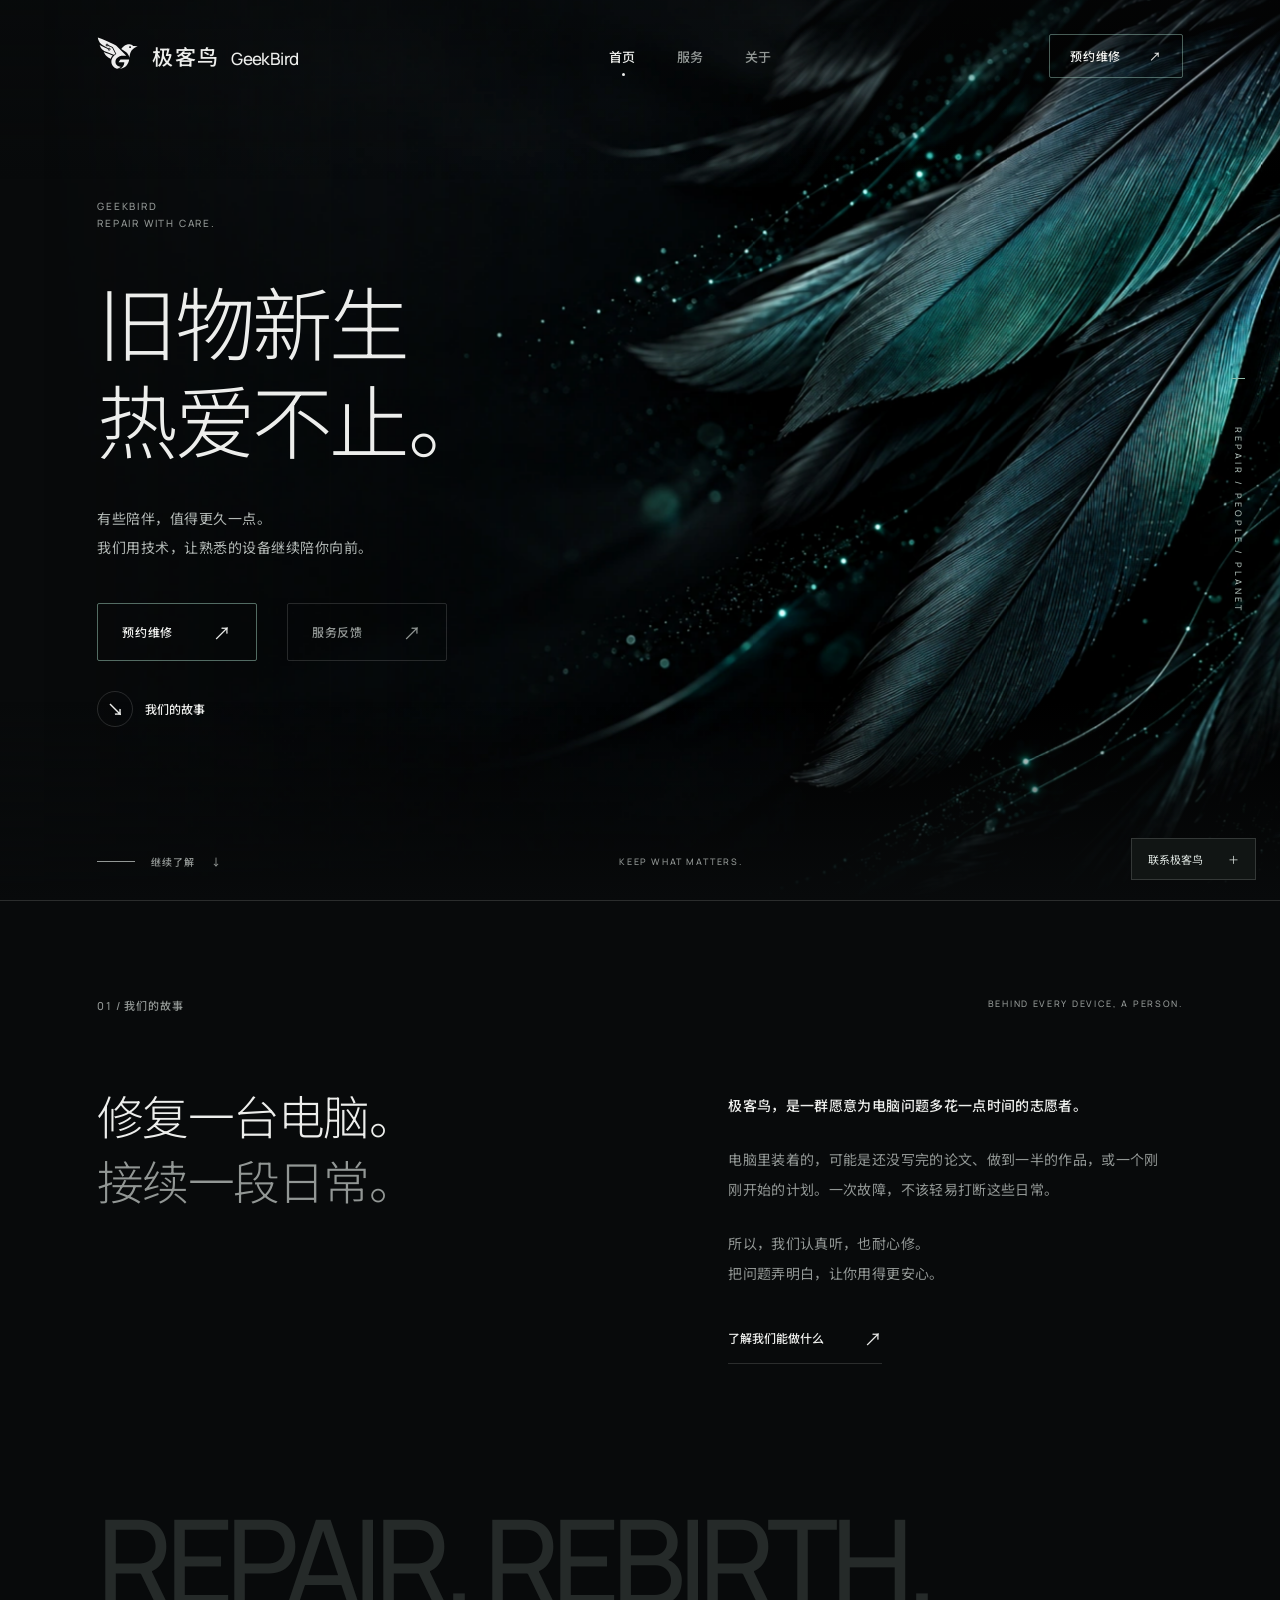
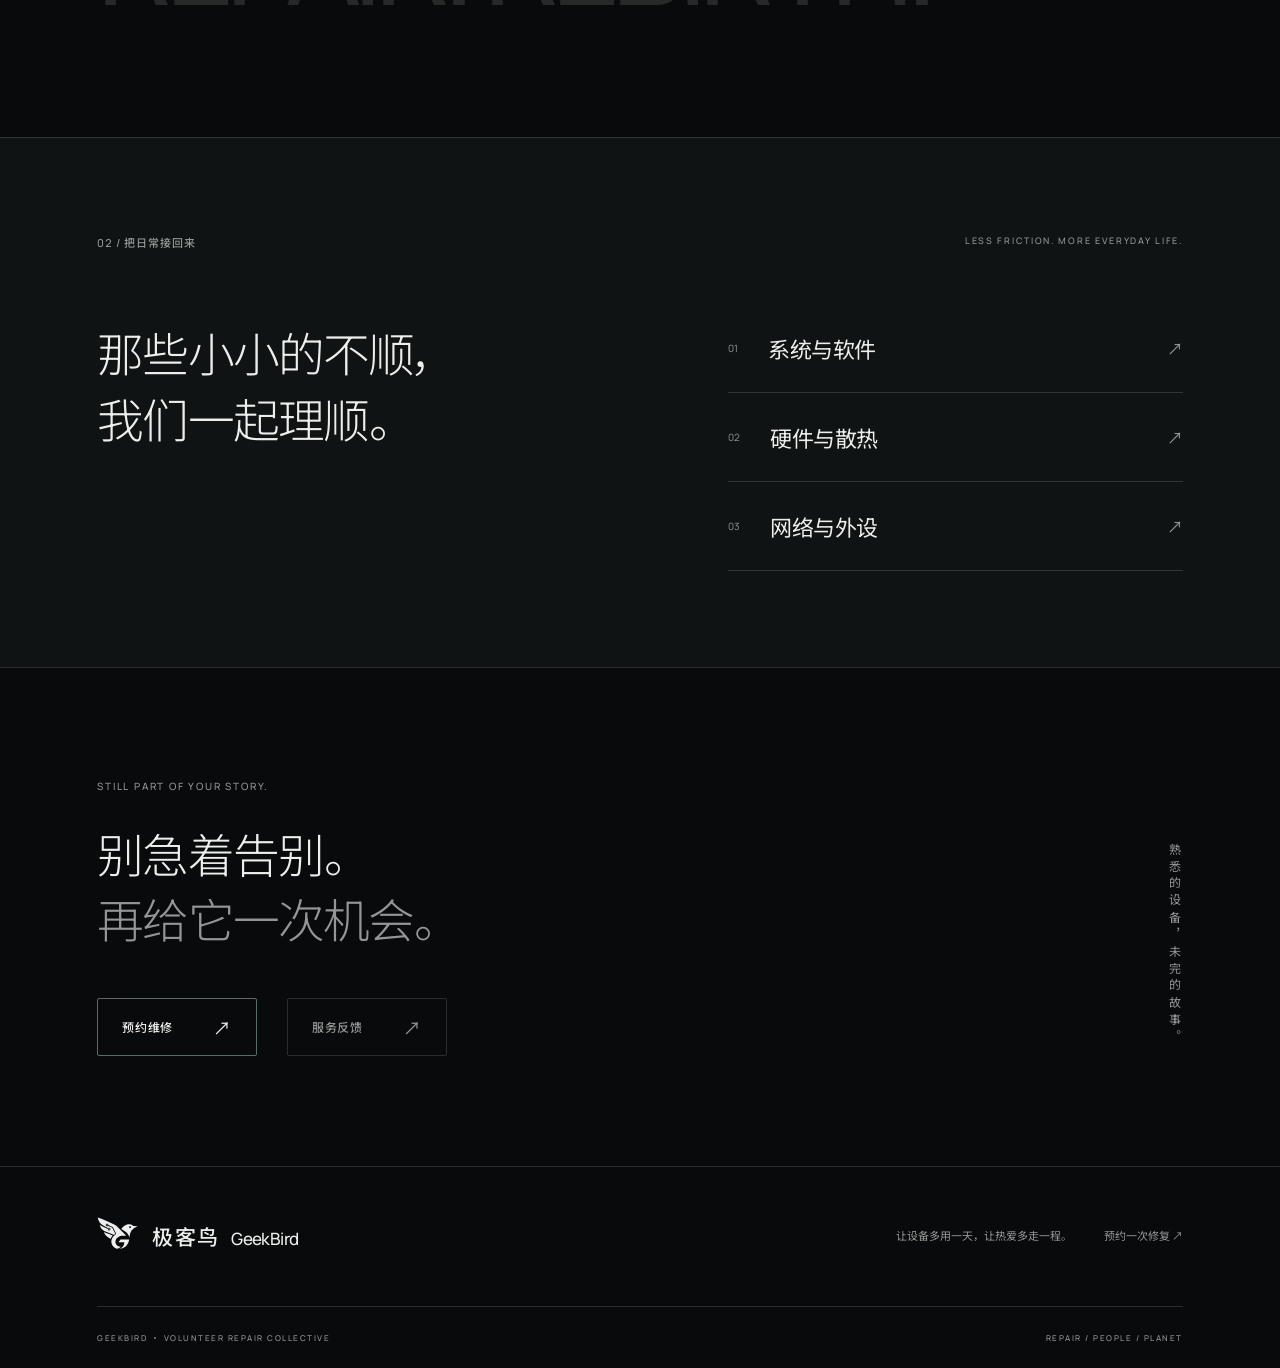
<file: index.html>
<!doctype html>
<html lang="zh-CN">
  <head>
    <link rel="canonical" href="https://geekbird.net/">
    <meta charset="utf-8">
    <meta name="viewport" content="width=device-width, initial-scale=1">
    <meta name="theme-color" content="#080a0b">
    <meta name="description" content="极客鸟 GeekBird，一个志愿电脑维修组织。修复一台电脑，接续一段日常。让熟悉的设备继续陪你向前。">
    <title>旧物新生，热爱不止 · 极客鸟 GeekBird</title>
    <link rel="icon" href="/assets/logo.svg" type="image/svg+xml">
    <link rel="preload" href="/assets/fonts/noto-sans-sc.woff2" as="font" type="font/woff2" crossorigin>
    <link rel="stylesheet" href="/assets/fonts/fonts.css?v=20260920-direct-forms">
    <link rel="stylesheet" href="/assets/style.css?v=20260920-direct-forms">
    <script defer src="/config.js"></script>
    <script defer src="/assets/app.js?v=20260920-config-links"></script>
  </head>
  <body class="page-home">
    <a class="skip" href="#main">跳至主要内容</a>
    <header class="header">
      <a class="brand" href="/" aria-label="极客鸟 GeekBird 首页"><span class="logo"><img src="/assets/logo.svg" alt="" width="736" height="702"></span><span>极客鸟 <b>GeekBird</b></span></a>
      <nav aria-label="主导航">
        <a href="/" aria-current="page">首页</a>
        <a href="/service/" >服务</a>
        <a href="/#about">关于</a>
      </nav>
      <a class="nav-book" data-config-link="bookingUrl" aria-disabled="true" >预约维修 <span>↗</span></a>
    </header>
    <main id="main">
      <section class="hero hero-home">
        <div class="hero-art" aria-hidden="true">
        </div>
        <div class="hero-content">
          <p class="eyebrow">GEEKBIRD<br>REPAIR WITH CARE.</p>
          <h1>旧物新生<br>热爱不止。</h1>
          <p class="hero-desc">有些陪伴，值得更久一点。<br>我们用技术，让熟悉的设备继续陪你向前。</p>
          <div class="actions">
            <a class="button" data-config-link="bookingUrl" aria-disabled="true">预约维修 <span>↗</span></a>
            <a class="button button-secondary" data-config-link="feedbackUrl" aria-disabled="true">服务反馈 <span>↗</span></a>
            <a class="story-link" href="#about"><span class="circle">↘</span> 我们的故事</a>
          </div>
          <p class="hero-desc" id="booking-status" role="status" hidden></p>
          <p class="hero-desc" id="feedback-status" role="status" hidden></p>
          <noscript><p style="font-family:system-ui,sans-serif">请启用 JavaScript 后使用预约与反馈入口。</p></noscript>
        </div>
        <div class="edge" aria-hidden="true">
          REPAIR / PEOPLE / PLANET
        </div>
        <div class="hero-bottom">
          <a href="#about"><span class="scroll-line"></span> 继续了解 <span>↓</span></a>
          <span>KEEP WHAT MATTERS.</span>
          <span>01 / 03</span>
        </div>
      </section>
      <section class="section about" id="about">
        <div class="section-label">
          <span>01 / 我们的故事</span>
          <span>BEHIND EVERY DEVICE, A PERSON.</span>
        </div>
        <div class="editorial">
          <h2 class="reveal">修复一台电脑。<br><span class="muted">接续一段日常。</span></h2>
          <div class="prose reveal">
            <p>极客鸟，是一群愿意为电脑问题多花一点时间的志愿者。</p>
            <p>电脑里装着的，可能是还没写完的论文、做到一半的作品，或一个刚刚开始的计划。一次故障，不该轻易打断这些日常。</p>
            <p>所以，我们认真听，也耐心修。<br>把问题弄明白，让你用得更安心。</p>
            <a class="text-link" href="/service/">了解我们能做什么 <span>↗</span></a>
          </div>
        </div>
        <div class="wordmark" aria-hidden="true">
          REPAIR. REBIRTH.
        </div>
      </section>
      <section class="section home-services">
        <div class="section-label">
          <span>02 / 把日常接回来</span>
          <span>LESS FRICTION. MORE EVERYDAY LIFE.</span>
        </div>
        <div class="editorial">
          <h2 class="reveal">那些小小的不顺，<br>我们一起理顺。</h2>
          <div class="service-list">
            <a href="/service/#services"><small>01</small><h3>系统与软件</h3><span>↗</span></a>
            <a href="/service/#services"><small>02</small><h3>硬件与散热</h3><span>↗</span></a>
            <a href="/service/#services"><small>03</small><h3>网络与外设</h3><span>↗</span></a>
          </div>
        </div>
      </section>
      <section class="section invitation">
        <p class="eyebrow">STILL PART OF YOUR STORY.</p>
        <h2 class="reveal">别急着告别。<br><span class="muted">再给它一次机会。</span></h2>
        <div class="actions">
          <a class="button" data-config-link="bookingUrl" aria-disabled="true">预约维修 <span>↗</span></a>
          <a class="button button-secondary" data-config-link="feedbackUrl" aria-disabled="true">服务反馈 <span>↗</span></a>
        </div>
        <span class="invitation-aside">熟悉的设备，未完的故事。</span>
      </section>
    </main>
    <footer class="footer">
      <a class="brand" href="/"><span class="logo"><img src="/assets/logo.svg" alt="" width="736" height="702"></span><span>极客鸟 <b>GeekBird</b></span></a>
      <span>让设备多用一天，让热爱多走一程。</span>
      <a data-config-link="bookingUrl" aria-disabled="true">预约一次修复 ↗</a>
      <div class="footer-bottom">
        <span>GEEKBIRD · VOLUNTEER REPAIR COLLECTIVE</span>
        <span>REPAIR / PEOPLE / PLANET</span>
      </div>
    </footer>
    <details class="contact">
      <summary>联系极客鸟 <span>＋</span></summary>
      <div>
        <small>和志愿者聊聊 · QQ</small>
        <p data-qq></p>
        <button type="button" data-copy-qq>复制 QQ 号 ↗</button>
        <p class="contact-status" role="status"></p>
      </div>
    </details>
  </body>
</html>
</file>
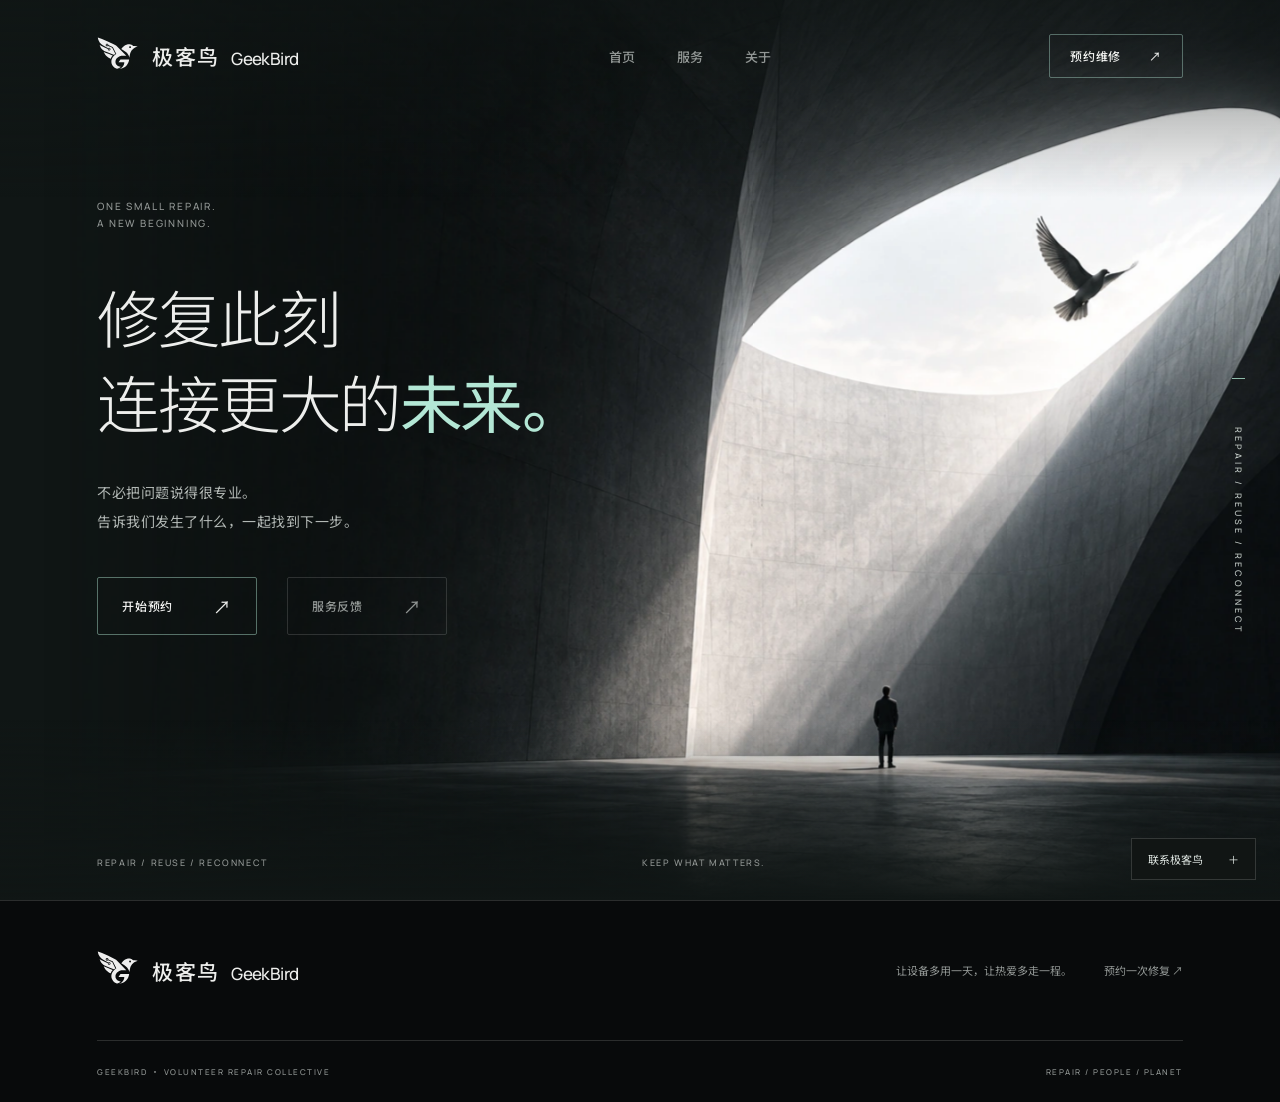
<file: booking/index.html>
<!doctype html>
<html lang="zh-CN">
  <head>
    <link rel="canonical" href="https://geekbird.net/booking/">
    <meta charset="utf-8">
    <meta name="viewport" content="width=device-width, initial-scale=1">
    <meta name="theme-color" content="#080a0b">
    <meta name="description" content="预约极客鸟志愿电脑维修。告诉我们设备发生了什么，一起找到下一步。点击“开始预约”前往外部预约平台。">
    <title>修复此刻，连接更大的未来 · 极客鸟 GeekBird</title>
    <link rel="icon" href="/assets/logo.svg" type="image/svg+xml">
    <link rel="preload" href="/assets/fonts/noto-sans-sc.woff2" as="font" type="font/woff2" crossorigin>
    <link rel="stylesheet" href="/assets/fonts/fonts.css?v=20260920-direct-forms">
    <link rel="stylesheet" href="/assets/style.css?v=20260920-direct-forms">
    <script defer src="/config.js"></script>
    <script defer src="/assets/app.js?v=20260920-config-links"></script>
  </head>
  <body class="page-booking">
    <a class="skip" href="#main">跳至主要内容</a>
    <header class="header">
      <a class="brand" href="/" aria-label="极客鸟 GeekBird 首页"><span class="logo"><img src="/assets/logo.svg" alt="" width="736" height="702"></span><span>极客鸟 <b>GeekBird</b></span></a>
      <nav aria-label="主导航">
        <a href="/" >首页</a>
        <a href="/service/" >服务</a>
        <a href="/#about">关于</a>
      </nav>
      <a class="nav-book" data-config-link="bookingUrl" aria-disabled="true">预约维修 <span>↗</span></a>
    </header>
    <main id="main">
      <section class="hero hero-booking">
        <div class="hero-art" aria-hidden="true">
        </div>
        <div class="hero-content">
          <p class="eyebrow">ONE SMALL REPAIR.<br>A NEW BEGINNING.</p>
          <h1>修复此刻<br>连接更大的<span class="accent">未来。</span></h1>
          <p class="hero-desc">不必把问题说得很专业。<br>告诉我们发生了什么，一起找到下一步。</p>
          <div class="actions">
            <a class="button" data-config-link="bookingUrl" aria-disabled="true">开始预约 <span>↗</span></a>
            <a class="button button-secondary" data-config-link="feedbackUrl" aria-disabled="true">服务反馈 <span>↗</span></a>
          </div>
          <p class="hero-desc" id="booking-status" role="status" hidden></p>
          <p class="hero-desc" id="feedback-status" role="status" hidden></p>
          <noscript><p style="font-family:system-ui,sans-serif">请启用 JavaScript 后使用预约与反馈入口。</p></noscript>
        </div>
        <div class="edge" aria-hidden="true">
          REPAIR / REUSE / RECONNECT
        </div>
        <div class="hero-bottom">
          <span>REPAIR / REUSE / RECONNECT</span>
          <span>KEEP WHAT MATTERS.</span>
          <span>03 / 03</span>
        </div>
      </section>
    </main>
    <footer class="footer">
      <a class="brand" href="/"><span class="logo"><img src="/assets/logo.svg" alt="" width="736" height="702"></span><span>极客鸟 <b>GeekBird</b></span></a>
      <span>让设备多用一天，让热爱多走一程。</span>
      <a data-config-link="bookingUrl" aria-disabled="true">预约一次修复 ↗</a>
      <div class="footer-bottom">
        <span>GEEKBIRD · VOLUNTEER REPAIR COLLECTIVE</span>
        <span>REPAIR / PEOPLE / PLANET</span>
      </div>
    </footer>
    <details class="contact">
      <summary>联系极客鸟 <span>＋</span></summary>
      <div>
        <small>和志愿者聊聊 · QQ</small>
        <p data-qq></p>
        <button type="button" data-copy-qq>复制 QQ 号 ↗</button>
        <p class="contact-status" role="status"></p>
      </div>
    </details>
  </body>
</html>
</file>
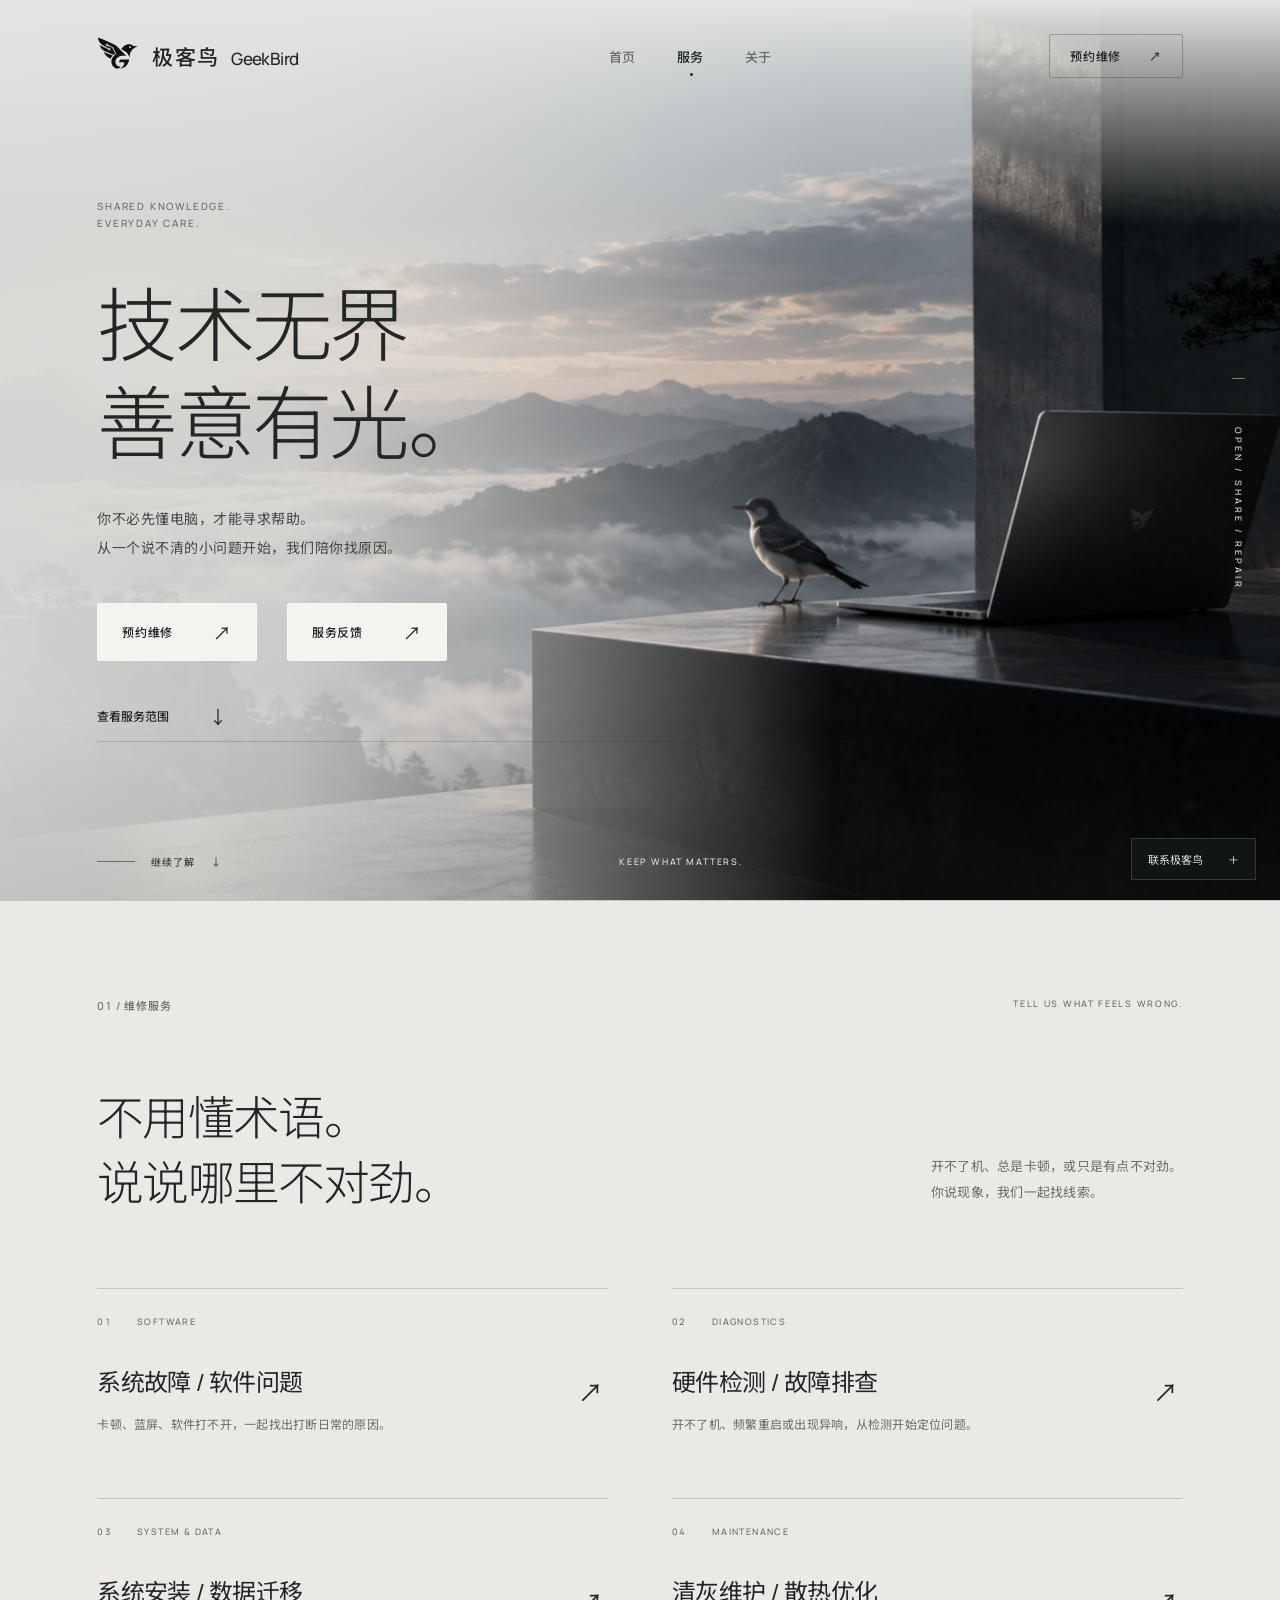
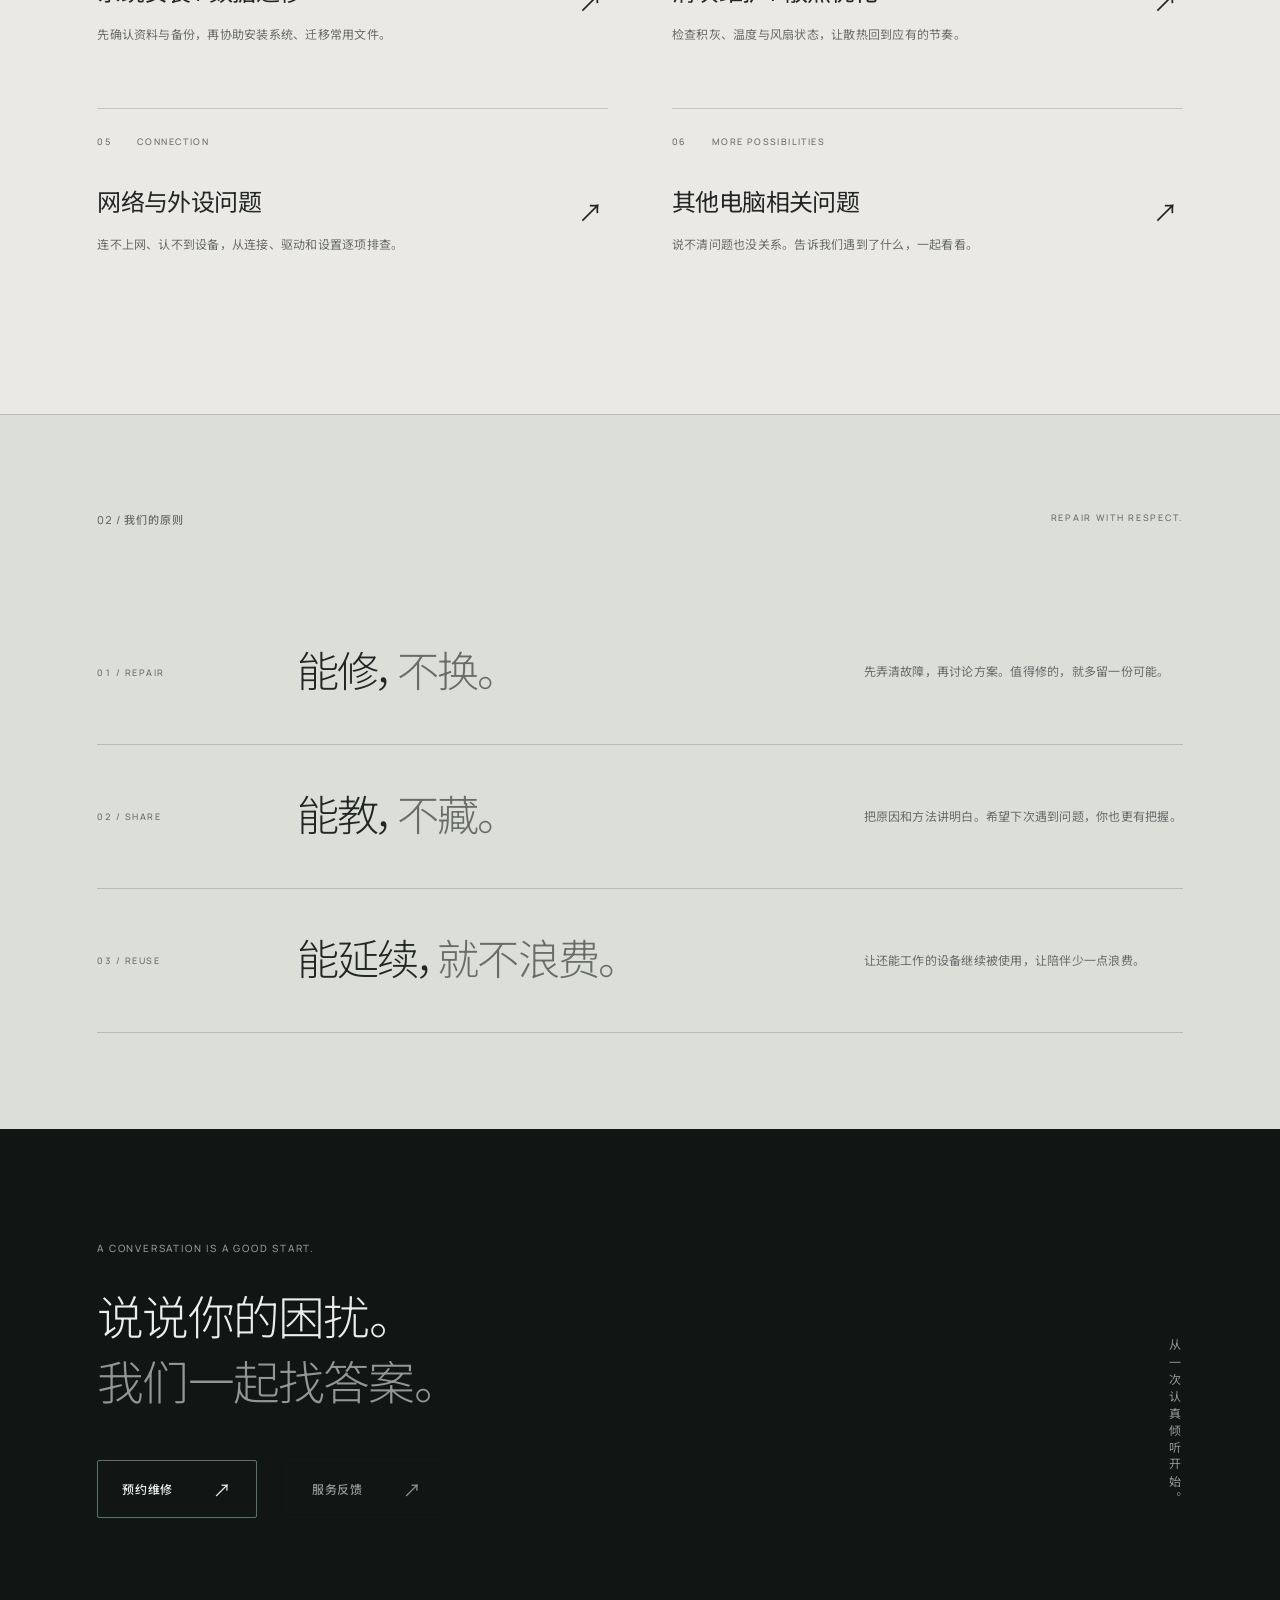
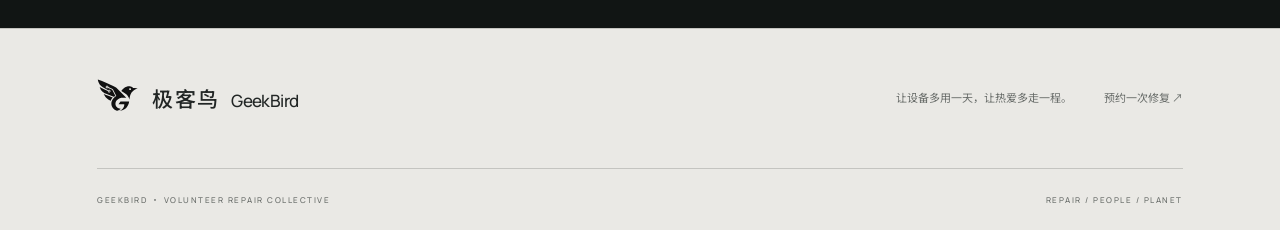
<file: service/index.html>
<!doctype html>
<html lang="zh-CN">
  <head>
    <link rel="canonical" href="https://geekbird.net/service/">
    <meta charset="utf-8">
    <meta name="viewport" content="width=device-width, initial-scale=1">
    <meta name="theme-color" content="#e6e5e1">
    <meta name="description" content="了解极客鸟的志愿电脑维修服务：系统与软件、硬件检测、数据迁移、清灰散热、网络与外设。不用懂术语，说说哪里不对劲。">
    <title>技术无界，善意有光 · 极客鸟 GeekBird</title>
    <link rel="icon" href="/assets/logo.svg" type="image/svg+xml">
    <link rel="preload" href="/assets/fonts/noto-sans-sc.woff2" as="font" type="font/woff2" crossorigin>
    <link rel="stylesheet" href="/assets/fonts/fonts.css?v=20260920-direct-forms">
    <link rel="stylesheet" href="/assets/style.css?v=20260920-direct-forms">
    <script defer src="/config.js"></script>
    <script defer src="/assets/app.js?v=20260920-config-links"></script>
  </head>
  <body class="page-service">
    <a class="skip" href="#main">跳至主要内容</a>
    <header class="header">
      <a class="brand" href="/" aria-label="极客鸟 GeekBird 首页"><span class="logo"><img src="/assets/logo.svg" alt="" width="736" height="702"></span><span>极客鸟 <b>GeekBird</b></span></a>
      <nav aria-label="主导航">
        <a href="/" >首页</a>
        <a href="/service/" aria-current="page">服务</a>
        <a href="/#about">关于</a>
      </nav>
      <a class="nav-book" data-config-link="bookingUrl" aria-disabled="true" >预约维修 <span>↗</span></a>
    </header>
    <main id="main">
      <section class="hero hero-service">
        <div class="hero-art" aria-hidden="true">
        </div>
        <div class="hero-content">
          <p class="eyebrow">SHARED KNOWLEDGE.<br>EVERYDAY CARE.</p>
          <h1>技术无界<br>善意有光。</h1>
          <p class="hero-desc">你不必先懂电脑，才能寻求帮助。<br>从一个说不清的小问题开始，我们陪你找原因。</p>
          <div class="actions">
            <a class="button" data-config-link="bookingUrl" aria-disabled="true">预约维修 <span>↗</span></a>
            <a class="button button-secondary" data-config-link="feedbackUrl" aria-disabled="true">服务反馈 <span>↗</span></a>
            <a class="text-link" href="#services">查看服务范围 <span>↓</span></a>
          </div>
          <p class="hero-desc" id="booking-status" role="status" hidden></p>
          <p class="hero-desc" id="feedback-status" role="status" hidden></p>
          <noscript><p style="font-family:system-ui,sans-serif">请启用 JavaScript 后使用预约与反馈入口。</p></noscript>
        </div>
        <div class="edge" aria-hidden="true">
          OPEN / SHARE / REPAIR
        </div>
        <div class="hero-bottom">
          <a href="#services"><span class="scroll-line"></span> 继续了解 <span>↓</span></a>
          <span>KEEP WHAT MATTERS.</span>
          <span>02 / 03</span>
        </div>
      </section>
      <section class="section services" id="services">
        <div class="section-label">
          <span>01 / 维修服务</span>
          <span>TELL US WHAT FEELS WRONG.</span>
        </div>
        <div class="section-heading">
          <h2 class="reveal">不用懂术语。<br>说说哪里不对劲。</h2>
          <p>开不了机、总是卡顿，或只是有点不对劲。<br>你说现象，我们一起找线索。</p>
        </div>
        <div class="service-grid">
          <a class="service-item reveal" data-config-link="bookingUrl" aria-disabled="true"><div class="item-meta"><span>01</span><span>SOFTWARE</span></div><h3>系统故障 / 软件问题</h3><p>卡顿、蓝屏、软件打不开，一起找出打断日常的原因。</p><span class="item-arrow" aria-hidden="true">↗</span></a>
          <a class="service-item reveal" data-config-link="bookingUrl" aria-disabled="true"><div class="item-meta"><span>02</span><span>DIAGNOSTICS</span></div><h3>硬件检测 / 故障排查</h3><p>开不了机、频繁重启或出现异响，从检测开始定位问题。</p><span class="item-arrow" aria-hidden="true">↗</span></a>
          <a class="service-item reveal" data-config-link="bookingUrl" aria-disabled="true"><div class="item-meta"><span>03</span><span>SYSTEM & DATA</span></div><h3>系统安装 / 数据迁移</h3><p>先确认资料与备份，再协助安装系统、迁移常用文件。</p><span class="item-arrow" aria-hidden="true">↗</span></a>
          <a class="service-item reveal" data-config-link="bookingUrl" aria-disabled="true"><div class="item-meta"><span>04</span><span>MAINTENANCE</span></div><h3>清灰维护 / 散热优化</h3><p>检查积灰、温度与风扇状态，让散热回到应有的节奏。</p><span class="item-arrow" aria-hidden="true">↗</span></a>
          <a class="service-item reveal" data-config-link="bookingUrl" aria-disabled="true"><div class="item-meta"><span>05</span><span>CONNECTION</span></div><h3>网络与外设问题</h3><p>连不上网、认不到设备，从连接、驱动和设置逐项排查。</p><span class="item-arrow" aria-hidden="true">↗</span></a>
          <a class="service-item reveal" data-config-link="bookingUrl" aria-disabled="true"><div class="item-meta"><span>06</span><span>MORE POSSIBILITIES</span></div><h3>其他电脑相关问题</h3><p>说不清问题也没关系。告诉我们遇到了什么，一起看看。</p><span class="item-arrow" aria-hidden="true">↗</span></a>
        </div>
      </section>
      <section class="section principles">
        <div class="section-label">
          <span>02 / 我们的原则</span>
          <span>REPAIR WITH RESPECT.</span>
        </div>
        <div class="principle">
          <span>01 / REPAIR</span>
          <h2>能修，<span class="muted">不换。</span></h2>
          <p>先弄清故障，再讨论方案。值得修的，就多留一份可能。</p>
        </div>
        <div class="principle">
          <span>02 / SHARE</span>
          <h2>能教，<span class="muted">不藏。</span></h2>
          <p>把原因和方法讲明白。希望下次遇到问题，你也更有把握。</p>
        </div>
        <div class="principle">
          <span>03 / REUSE</span>
          <h2>能延续，<span class="muted">就不浪费。</span></h2>
          <p>让还能工作的设备继续被使用，让陪伴少一点浪费。</p>
        </div>
      </section>
      <section class="section invitation">
        <p class="eyebrow">A CONVERSATION IS A GOOD START.</p>
        <h2 class="reveal">说说你的困扰。<br><span class="muted">我们一起找答案。</span></h2>
        <div class="actions">
          <a class="button" data-config-link="bookingUrl" aria-disabled="true">预约维修 <span>↗</span></a>
          <a class="button button-secondary" data-config-link="feedbackUrl" aria-disabled="true">服务反馈 <span>↗</span></a>
        </div>
        <span class="invitation-aside">从一次认真倾听开始。</span>
      </section>
    </main>
    <footer class="footer">
      <a class="brand" href="/"><span class="logo"><img src="/assets/logo.svg" alt="" width="736" height="702"></span><span>极客鸟 <b>GeekBird</b></span></a>
      <span>让设备多用一天，让热爱多走一程。</span>
      <a data-config-link="bookingUrl" aria-disabled="true">预约一次修复 ↗</a>
      <div class="footer-bottom">
        <span>GEEKBIRD · VOLUNTEER REPAIR COLLECTIVE</span>
        <span>REPAIR / PEOPLE / PLANET</span>
      </div>
    </footer>
    <details class="contact">
      <summary>联系极客鸟 <span>＋</span></summary>
      <div>
        <small>和志愿者聊聊 · QQ</small>
        <p data-qq></p>
        <button type="button" data-copy-qq>复制 QQ 号 ↗</button>
        <p class="contact-status" role="status"></p>
      </div>
    </details>
  </body>
</html>
</file>
<file: assets/fonts/fonts.css>
@font-face {
  font-family: 'Noto Sans SC';
  font-style: normal;
  font-weight: 300 500;
  font-display: swap;
  src: url('/assets/fonts/noto-sans-sc.woff2') format('woff2');
  unicode-range: U+b7, U+2193, U+2197-2198, U+3001-3002, U+4e00, U+4e0a-4e0b, U+4e0d-4e0e, U+4e13, U+4e1a, U+4e2a, U+4e2d, U+4e3a-4e3b, U+4e45, U+4e48, U+4e5f, U+4e86, U+4e8b, U+4e8e, U+4e9b, U+4ec0, U+4ece, U+4ed6, U+4ee5, U+4eec, U+4ef6, U+4efd, U+4f18, U+4f1a, U+4f34, U+4f4d, U+4f5c, U+4f60, U+4f7f, U+4fee, U+503c, U+503e, U+505a, U+5148-5149, U+5165, U+516c, U+5173, U+5176, U+5185, U+518d, U+5199, U+51b5, U+51fa, U+5212, U+5219-521a, U+522b, U+5230, U+5236, U+523b, U+524d, U+52a0-52a1, U+52a8-52a9, U+52b2, U+5316, U+534a, U+534f, U+5361, U+539f, U+53cb, U+53cd, U+53d1, U+53e3, U+53ea, U+53ef-53f0, U+53f7, U+540e, U+5411, U+5427, U+542c, U+542f, U+544a, U+548c, U+54c1, U+54cd, U+54ea, U+5584, U+56de, U+56e0, U+56f0, U+56f4, U+5907, U+590d, U+5916, U+591a, U+5927, U+5929, U+594f, U+597d, U+59cb, U+5b83, U+5b89, U+5b8c, U+5b9a, U+5ba2, U+5bb9, U+5bf9, U+5bfb, U+5c0f, U+5c11, U+5c31, U+5c4f, U+5de5, U+5df2, U+5e03, U+5e0c, U+5e2e, U+5e38, U+5e94, U+5ea6, U+5ef6, U+5f00, U+5f02, U+5f04, U+5f88, U+5f97, U+5fc3, U+5fc5, U+5fd7, U+6001, U+6025, U+603b, U+6089, U+60c5, U+610f, U+613f, U+61c2, U+6211, U+6216, U+6240, U+6247, U+624b, U+624d, U+6253, U+6270, U+627e, U+6280, U+628a, U+62a4, U+6309, U+6362, U+636e, U+6392, U+63a5, U+63e1, U+653e, U+6545, U+6559, U+6563, U+6570, U+6587, U+6599, U+65ad, U+65b0, U+65b9, U+65e0, U+65e5, U+65e7, U+65f6, U+660e, U+6613, U+662f, U+6682, U+66f4, U+6709, U+670d, U+671b, U+672a, U+672f, U+673a, U+6765, U+6781, U+67e5, U+6848, U+68c0, U+6b21, U+6b62, U+6b64-6b65, U+6bb5, U+6c42, U+6ca1, U+6cd5, U+6d4b, U+6d6a, U+6dfb, U+6e05, U+6e29, U+7070, U+70b9, U+70ed, U+719f, U+7231, U+7269, U+72b6, U+73b0, U+7406, U+751f, U+7528, U+7535, U+754c, U+7559, U+767d, U+7684, U+76f8, U+770b, U+771f, U+7740, U+786c, U+786e, U+79ef, U+79fb, U+7a0b, U+7b54, U+7cfb, U+7d22, U+7e41, U+7ea6, U+7ebf, U+7ed9, U+7edc, U+7edf, U+7ee7, U+7eed, U+7ef4, U+7f51, U+7f6e, U+7fa4, U+8005, U+8010, U+804a, U+8054, U+80fd, U+8111, U+81f3, U+8282, U+82b1, U+8303, U+84dd, U+85cf, U+88ab, U+88c5, U+8981, U+89e3, U+8ba1, U+8ba4, U+8ba8-8ba9, U+8bb2, U+8bba, U+8bbe, U+8bc9, U+8be5, U+8bed, U+8bf4, U+8bf7, U+8c61, U+8d39, U+8d44, U+8d70, U+8d77, U+8df3, U+8f6f, U+8f7b, U+8fc1, U+8fc7, U+8fd8-8fd9, U+8fde, U+9009, U+9010, U+901a, U+9047, U+90a3, U+91cc-91cd, U+957f, U+95ee, U+95f4, U+966a, U+969c, U+9875, U+9879-987a, U+987f, U+9884, U+9891, U+9898, U+98ce, U+9988, U+9996, U+9a71, U+9e1f, U+ff0b-ff0c;
}

@font-face {
  font-family: 'Manrope';
  font-style: normal;
  font-weight: 400 600;
  font-display: swap;
  src: url('/assets/fonts/manrope.woff2') format('woff2');
  unicode-range: U+20-7e;
}
</file>
<file: assets/style.css>
:root {
  color-scheme:dark;
  --bg:#080a0b;
  --fg:#edeeec;
  --muted:#929795;
  --line:#ffffff24;
  --accent:#b3e7d5;
  --pad:clamp(24px,7.6vw,144px);
  font-family:Arial,"PingFang SC","Microsoft YaHei",sans-serif;
  font-synthesis:none
}
* {
  box-sizing:border-box
}
html {
  scroll-behavior:smooth;
  scroll-padding-top:40px
}
body {
  margin:0;
  background:var(--bg);
  color:var(--fg);
  -webkit-font-smoothing:antialiased
}
a {
  color:inherit;
  text-decoration:none
}
button,input,textarea {
  font:inherit
}
button,a,input,textarea {
  -webkit-tap-highlight-color:transparent
}
button {
  cursor:pointer
}
button:disabled {
  cursor:not-allowed;
  opacity:.4
}
::selection {
  background:#b3e7d5;
  color:#080a0b
}
:focus-visible {
  outline:2px solid var(--accent);
  outline-offset:7px
}
[hidden] {
  display:none!important
}
.skip {
  position:fixed;
  top:-80px;
  left:20px;
  z-index:100;
  background:var(--fg);
  color:var(--bg);
  padding:12px
}
.skip:focus {
  top:12px
}
.header {
  position:absolute;
  z-index:10;
  top:0;
  left:0;
  width:100%;
  height:112px;
  padding:0 var(--pad);
  display:flex;
  align-items:center;
  justify-content:space-between;
  gap:24px
}
.brand {
  display:flex;
  align-items:center;
  gap:12px;
  white-space:nowrap;
  font-size:21px;
  letter-spacing:1px
}
.brand b {
  font-size:17px;
  font-weight:400;
  letter-spacing:-.4px;
  margin-left:5px
}
.logo {
  width:43px;
  height:39px;
  display:block;
  overflow:hidden;
  position:relative
}
.logo img {
  position:absolute;
  width:51px;
  height:auto;
  left:-3px;
  top:-4px;
  filter:invert(1)
}
.header nav {
  display:flex;
  gap:42px;
  margin-left:32px;
  font-size:13px
}
.header nav a {
  padding:12px 0;
  color:var(--muted);
  position:relative
}
.header nav a:hover,.header nav a[aria-current] {
  color:var(--fg)
}
.header nav a[aria-current]:after {
  content:"";
  position:absolute;
  bottom:2px;
  left:50%;
  width:3px;
  height:3px;
  border-radius:50%;
  background:currentColor
}
.nav-book {
  display:flex;
  gap:28px;
  align-items:center;
  border:1px solid #b3e7d566;
  border-radius:2px;
  padding:12px 20px;
  font-size:12px
}
.nav-book:hover {
  background:var(--accent);
  color:#111
}
.hero {
  position:relative;
  min-height:760px;
  height:100svh;
  max-height:1150px;
  overflow:hidden;
  background:#080a0b;
  isolation:isolate
}
.hero-art {
  position:absolute;
  z-index:-2;
  inset:0;
  background-repeat:no-repeat;
  will-change:transform;
  transform:translate(var(--mx,0px),var(--my,0px)) scale(var(--zoom,1.015));
  transition:transform 1.8s cubic-bezier(.2,.65,.3,1)
}
.hero-home .hero-art {
  background-image:url('/assets/images/feathers.webp');
  background-size:auto 110%;
  background-position:right center;
  mask-image:linear-gradient(90deg,transparent 24%,#000 56%)
}
.hero-home:after {
  content:"";
  position:absolute;
  z-index:-1;
  inset:0;
  background:linear-gradient(0deg,#080a0b,transparent 22%,transparent 80%,#080a0b66)
}
.hero-content {
  position:relative;
  padding:clamp(165px,22vh,240px) var(--pad) 150px;
  max-width:1100px
}
.eyebrow {
  font-size:10px;
  line-height:1.6;
  letter-spacing:2.2px;
  font-weight:400;
  color:var(--muted);
  margin:0 0 48px
}
.hero h1 {
  font-size:clamp(52px,5.8vw,96px);
  line-height:1.22;
  letter-spacing:-2px;
  font-weight:400;
  margin:0 0 30px
}
.hero-desc {
  font-size:14px;
  line-height:2;
  letter-spacing:.6px;
  color:#a9afac;
  margin:0 0 40px
}
.actions {
  display:flex;
  flex-wrap:wrap;
  align-items:center;
  gap:30px
}
.button {
  display:inline-flex;
  align-items:center;
  justify-content:space-between;
  gap:40px;
  padding:15px 24px;
  border:1px solid #a8d9c67a;
  background:transparent;
  color:var(--fg);
  font-size:12px;
  letter-spacing:1px;
  min-height:49px;
  border-radius:2px;
  transition:background .3s,color .3s,border-color .3s
}
.button:hover {
  background:var(--accent);
  border-color:var(--accent);
  color:#080a0b
}
.button span,.text-link span {
  font-size:18px;
  font-weight:400
}
.story-link {
  font-size:12px;
  display:flex;
  gap:12px;
  align-items:center
}
.circle {
  border:1px solid var(--line);
  width:36px;
  height:36px;
  border-radius:50%;
  display:grid;
  place-items:center;
  font-size:17px
}
.edge {
  position:absolute;
  right:35px;
  top:42%;
  writing-mode:vertical-rl;
  font-size:9px;
  letter-spacing:3px;
  color:#a7b6b0;
  border-top:1px solid #8fbbaa;
  padding-top:48px
}
.hero-bottom {
  position:absolute;
  bottom:31px;
  left:var(--pad);
  right:var(--pad);
  display:flex;
  align-items:center;
  justify-content:space-between;
  font-size:9px;
  letter-spacing:1.6px;
  color:var(--muted);
  gap:20px
}
.hero-bottom a {
  display:flex;
  align-items:center;
  gap:16px;
  letter-spacing:1px;
  font-size:10px
}
.scroll-line {
  width:38px;
  height:1px;
  background:var(--muted)
}
.section {
  padding:96px var(--pad);
  border-top:1px solid var(--line);
  scroll-margin-top:0
}
.section-label {
  display:flex;
  justify-content:space-between;
  gap:24px;
  color:var(--muted);
  font-size:9px;
  letter-spacing:1.7px;
  margin-bottom:74px
}
.section-label span:first-child {
  font-size:11px;
  letter-spacing:1px
}
h2 {
  font-size:clamp(32px,4vw,64px);
  font-weight:400;
  letter-spacing:-1.5px;
  line-height:1.4;
  margin:0
}
h3 {
  font-weight:400
}
.muted {
  color:var(--muted)
}
.accent {
  color:var(--accent)
}
.editorial {
  display:grid;
  grid-template-columns:1.15fr 1fr;
  gap:10%
}
.prose {
  max-width:440px;
  padding-top:4px
}
.prose p {
  font-size:14px;
  line-height:2.2;
  color:var(--muted);
  margin:0 0 24px
}
.prose p:first-child {
  color:var(--fg)
}
.text-link {
  display:inline-flex;
  gap:40px;
  align-items:center;
  font-size:12px;
  padding:12px 0;
  border-bottom:1px solid var(--line)
}
.text-link:hover {
  color:var(--accent)
}
.wordmark {
  font-size:clamp(32px,9.25vw,150px);
  letter-spacing:-.055em;
  color:#252a29;
  margin-top:115px;
  white-space:nowrap;
  font-weight:500
}
.home-services {
  background:#101313
}
.service-list a {
  display:flex;
  gap:30px;
  align-items:center;
  padding:28px 0;
  border-bottom:1px solid var(--line)
}
.service-list a:first-child {
  padding-top:8px
}
.service-list small {
  font-size:10px;
  color:var(--muted)
}
.service-list h3 {
  margin:0;
  font-size:22px
}
.service-list a>span {
  margin-left:auto;
  color:var(--muted);
  transition:transform .3s
}
.service-list a:hover>span {
  transform:translate(4px,-4px);
  color:var(--accent)
}
.invitation {
  position:relative;
  padding-top:110px;
  padding-bottom:110px
}
.invitation .eyebrow {
  margin-bottom:30px
}
.invitation h2 {
  margin-bottom:42px
}
.invitation-aside {
  position:absolute;
  right:var(--pad);
  bottom:120px;
  color:var(--muted);
  font-size:12px;
  writing-mode:vertical-rl;
  letter-spacing:5px
}
.footer {
  padding:50px var(--pad) 25px;
  display:flex;
  align-items:center;
  flex-wrap:wrap;
  gap:32px;
  border-top:1px solid var(--line)
}
.footer>.brand {
  margin-right:auto
}
.footer>span,.footer>a:not(.brand) {
  font-size:11px;
  color:var(--muted)
}
.footer-bottom {
  width:100%;
  display:flex;
  justify-content:space-between;
  border-top:1px solid var(--line);
  padding-top:25px;
  margin-top:18px;
  font-size:8px;
  letter-spacing:1.5px;
  color:var(--muted)
}
.contact {
  position:fixed;
  z-index:20;
  right:24px;
  bottom:20px;
  background:#111514;
  color:#dce3df;
  border:1px solid #ffffff26;
  font-size:11px;
  max-width:calc(100vw - 48px)
}
.contact summary {
  cursor:pointer;
  list-style:none;
  padding:12px 16px;
  display:flex;
  gap:25px;
  justify-content:space-between
}
.contact summary::-webkit-details-marker {
  display:none
}
.contact>div {
  padding:16px 20px;
  width:265px;
  border-top:1px solid #ffffff26
}
.contact small {
  color:#9ca7a1
}
.contact [data-qq] {
  font-size:23px;
  margin:14px 0
}
.contact button {
  background:none;
  border:0;
  border-bottom:1px solid #ffffff55;
  color:inherit;
  padding:8px 0
}
.contact-status {
  line-height:1.7;
  color:#9ca7a1
}
.page-service {
  --bg:#eae9e5;
  --fg:#222625;
  --muted:#696d6a;
  --line:#20282330;
  color-scheme:light
}
.page-service .logo img {
  filter:none
}
.page-service .nav-book {
  border-color:#303a3855
}
.hero-service {
  background:#d8d9d6
}
.hero-service .hero-art {
  background-image:linear-gradient(90deg,#d8d9d6 10%,transparent 66%),url('/assets/images/landscape.webp');
  background-size:100% 100%,auto 100%;
  background-position:center,right bottom
}
.hero-service .hero-desc {
  color:#414945
}
.hero-service .hero-content {
  max-width:1000px
}
.hero-service .button {
  background:#f3f4f0;
  color:#1c2320;
  border-color:#ffffff55
}
.hero-service .edge {
  color:#535d56;
  border-color:#5b6760
}
.hero-service .hero-bottom {
  color:#39413c
}
.hero-service:after {
  content:"";
  position:absolute;
  inset:0;
  z-index:-1;
  background:linear-gradient(180deg,#e4e5e2 0,transparent 25%,transparent 80%,#47514b22)
}
.section-heading {
  display:flex;
  justify-content:space-between;
  align-items:flex-end;
  gap:45px;
  margin-bottom:70px
}
.section-heading p {
  font-size:13px;
  line-height:2;
  color:var(--muted)
}
.service-grid {
  display:grid;
  grid-template-columns:1fr 1fr;
  column-gap:64px
}
.service-item {
  border-top:1px solid var(--line);
  padding:26px 0 42px;
  position:relative;
  min-height:210px
}
.item-meta {
  display:flex;
  gap:25px;
  font-size:9px;
  letter-spacing:1.4px;
  color:var(--muted)
}
.service-item h3 {
  font-size:24px;
  margin:35px 25px 15px 0
}
.service-item p {
  font-size:12px;
  line-height:1.9;
  color:var(--muted);
  max-width:85%;
  margin:0
}
.item-arrow {
  position:absolute;
  right:5px;
  top:84px;
  font-size:25px;
  transition:transform .4s
}
.service-item:hover .item-arrow {
  transform:translate(5px,-5px)
}
.service-item:hover {
  border-color:#435f53
}
.principles {
  background:#dcded8
}
.principle {
  display:grid;
  grid-template-columns:.55fr 1.7fr 1fr;
  align-items:center;
  gap:24px;
  border-bottom:1px solid var(--line);
  padding:42px 0
}
.principle>span {
  font-size:9px;
  letter-spacing:1.5px;
  color:var(--muted)
}
.principle h2 {
  font-size:clamp(28px,3.3vw,52px)
}
.principle p {
  font-size:12px;
  line-height:2;
  color:var(--muted)
}
.page-service .invitation {
  background:#111514;
  --fg:#edeeec;
  --muted:#929795;
  color:var(--fg)
}
.hero-booking {
  background:#101615
}
.hero-booking .hero-art {
  background-image:url('/assets/images/architecture.webp');
  background-size:auto 92%;
  background-position:right 40%;
  mask-image:linear-gradient(90deg,transparent 27%,#000 55%)
}
.hero-booking:after {
  content:"";
  position:absolute;
  inset:0;
  z-index:-1;
  background:linear-gradient(0deg,#101615,transparent 20%,transparent 78%,#10161599)
}
.hero-booking h1 {
  font-size:clamp(43px,4.6vw,76px);
  line-height:1.35;
  letter-spacing:-2px
}
.hero-booking .hero-content {
  max-width:1200px
}
.reveal {
  transition:opacity .85s ease,transform .85s ease
}
.reveal.pending {
  opacity:0;
  transform:translateY(18px)
}
.hero h1 {
  animation:title-in 1.2s ease both
}
.hero h1 .char {
  display:inline-block;
  animation:title-in 1.2s ease both;
  animation-delay:calc(var(--i)*65ms)
}
@keyframes title-in {
  from {
    opacity:0;
    transform:translateY(10px)
  }
  to {
    opacity:1;
    transform:translateY(0)
  }
}
@media(min-width:1600px) {
  .hero-content {
    padding-top:25vh
  }
}
@media(max-width:1000px) {
  .header nav {
    gap:25px;
    margin:0
  }
  .brand {
    font-size:18px
  }
  .brand b {
    font-size:14px
  }
  .hero {
    min-height:720px
  }
  .hero-content {
    padding-top:200px
  }
  .hero h1 {
    font-size:66px
  }
  .hero-booking h1 {
    font-size:53px
  }
  .hero-home .hero-art {
    background-position:calc(100% + 140px) center
  }
  .hero-booking .hero-art {
    background-position:calc(100% + 130px) center
  }
  .editorial {
    gap:7%
  }
  .section {
    padding-top:75px;
    padding-bottom:75px
  }
  .service-item h3 {
    font-size:20px
  }
  .principle {
    grid-template-columns:.6fr 2fr
  }
  .principle p {
    grid-column:2;
    margin:0
  }
  .service-grid {
    column-gap:35px
  }
}
@media(max-width:650px) {
  :root {
    --pad:25px
  }
  .header {
    height:100px;
    align-items:flex-start;
    padding-top:23px;
    gap:10px;
    flex-wrap:wrap
  }
  .brand {
    font-size:17px;
    gap:8px
  }
  .brand b {
    font-size:12px;
    margin-left:2px
  }
  .logo {
    width:30px;
    height:30px
  }
  .logo img {
    width:39px;
    left:-3px;
    top:-2px
  }
  .nav-book {
    padding:8px 11px;
    font-size:10px;
    gap:12px
  }
  .header nav {
    position:absolute;
    top:74px;
    left:var(--pad);
    gap:27px;
    font-size:11px
  }
  .header nav a {
    padding:0 0 9px
  }
  .hero {
    height:850px;
    min-height:780px;
    max-height:1000px
  }
  .hero-content {
    padding:155px var(--pad) 80px;
    max-width:none
  }
  .eyebrow {
    font-size:8px;
    letter-spacing:1.6px;
    margin-bottom:34px
  }
  .hero h1 {
    font-size:53px;
    letter-spacing:-2px;
    margin-bottom:22px;
    line-height:1.26
  }
  .hero-desc {
    font-size:12px;
    line-height:2;
    margin-bottom:27px;
    letter-spacing:0
  }
  .actions {
    gap:22px
  }
  .button {
    padding:13px 19px;
    font-size:11px;
    gap:30px
  }
  .story-link {
    font-size:11px;
    gap:8px
  }
  .circle {
    width:30px;
    height:30px
  }
  .hero-home .hero-art {
    background-size:auto 65%;
    background-position:65% bottom;
    mask-image:linear-gradient(180deg,transparent 28%,#000 64%)
  }
  .hero-home:after {
    background:linear-gradient(0deg,#080a0b,transparent 18%,transparent 50%,#080a0b55)
  }
  .edge {
    right:13px;
    top:auto;
    bottom:110px;
    font-size:7px;
    letter-spacing:2px;
    padding-top:30px
  }
  .hero-bottom {
    font-size:8px;
    bottom:27px
  }
  .hero-bottom>span:nth-child(2) {
    display:none
  }
  .hero-bottom a {
    font-size:9px;
    gap:10px
  }
  .section {
    padding:62px var(--pad)
  }
  .section-label {
    margin-bottom:40px;
    font-size:7px;
    gap:25px;
    line-height:1.7
  }
  .section-label span:first-child {
    font-size:10px;
    white-space:nowrap
  }
  .section-label span:last-child {
    text-align:right;
    max-width:140px
  }
  .editorial {
    grid-template-columns:1fr;
    gap:35px
  }
  h2 {
    font-size:34px;
    letter-spacing:-1px
  }
  .prose p {
    font-size:13px
  }
  .wordmark {
    margin-top:55px;
    font-size:10.6vw
  }
  .service-list h3 {
    font-size:20px
  }
  .service-list a {
    padding:24px 0
  }
  .invitation {
    padding-top:65px;
    padding-bottom:70px
  }
  .invitation-aside {
    right:30px;
    bottom:78px;
    font-size:10px
  }
  .footer {
    padding:35px var(--pad) 80px;
    gap:24px
  }
  .footer>.brand {
    width:100%
  }
  .footer>span {
    margin-right:auto
  }
  .footer-bottom {
    gap:20px;
    font-size:7px;
    line-height:1.8
  }
  .footer-bottom span:last-child {
    text-align:right
  }
  .contact {
    right:12px;
    bottom:12px
  }
  .hero-service .hero-art {
    background-image:linear-gradient(180deg,#d8d9d6 0%,#d8d9d6 34%,transparent 61%),url('/assets/images/landscape.webp');
    background-size:100% 100%,auto 60%;
    background-position:center,55% bottom
  }
  .hero-service:after {
    background:linear-gradient(0deg,#14231e55,transparent 25%)
  }
  .hero-service .hero-bottom,.hero-service .edge {
    color:#ebeeea
  }
  .hero-service .hero-desc {
    max-width:300px
  }
  .hero-service .hero-content {
    padding-top:152px
  }
  .hero-service .eyebrow {
    margin-bottom:28px
  }
  .section-heading {
    display:block;
    margin-bottom:45px
  }
  .section-heading p {
    margin-top:25px;
    font-size:12px
  }
  .service-grid {
    grid-template-columns:1fr
  }
  .service-item {
    min-height:185px;
    padding-bottom:30px
  }
  .service-item h3 {
    margin-top:28px;
    font-size:22px
  }
  .principle {
    grid-template-columns:1fr;
    gap:22px;
    padding:30px 0
  }
  .principle p {
    grid-column:auto
  }
  .principle h2 {
    font-size:32px
  }
  .hero-booking h1 {
    font-size:clamp(34px,8.4vw,53px);
    letter-spacing:-1.5px;
    line-height:1.4
  }
  .hero-booking .hero-art {
    background-size:auto 60%;
    background-position:center bottom;
    mask-image:linear-gradient(180deg,transparent 30%,#000 66%)
  }
  .hero-booking:after {
    background:linear-gradient(0deg,#101615,transparent 22%)
  }
}
@media(prefers-reduced-motion:reduce) {
  html {
    scroll-behavior:auto
  }
  *,*:before,*:after {
    animation:none!important;
    transition:none!important
  }
  .hero-art {
    transform:none!important
  }
  .reveal.pending {
    opacity:1;
    transform:none
  }
}
/* Keep the supplied symbol separate from the typeset brand name. */
.logo img {
  clip-path:inset(0 0 21% 0)
}
/* Final artwork: full desktop compositions and dedicated mobile crops. */
.hero-home .hero-art {
  background-image:url('/assets/images/feathers.webp?v=3');
  background-size:cover;
  background-position:center;
  mask-image:linear-gradient(90deg,transparent 4%,#000 48%)
}
.hero-booking .hero-art {
  background-image:url('/assets/images/architecture.webp?v=3');
  background-size:cover;
  background-position:center;
  mask-image:linear-gradient(90deg,transparent 4%,#000 50%)
}
.hero-service .hero-art {
  background-image:linear-gradient(90deg,#d8d9d6f7 0%,#d8d9d6df 23%,#d8d9d69c 38%,transparent 65%),url('/assets/images/landscape.webp?v=3');
  background-size:cover;
  background-position:center;
  mask-image:none
}
.hero-service .hero-art {
  filter:saturate(.65)
}
.hero-service .edge {
  color:#dce4df;
  border-color:#dce4df80
}
.hero-service .hero-bottom {
  color:#e0e5e1
}
.hero-service .hero-bottom>a {
  color:#414945
}
.hero-booking .edge {
  color:#c1c9c5
}
@media(min-width:651px) and (max-width:1000px) {
  .hero-home .hero-art {
    background-position:60% center;
    mask-image:linear-gradient(90deg,transparent 5%,#000 65%)
  }
  .hero-booking .hero-art {
    background-position:58% center;
    mask-image:linear-gradient(90deg,transparent 10%,#000 75%)
  }
  .hero-service .hero-art {
    background-image:linear-gradient(90deg,#d8d9d6ed,#d8d9d6b3 37%,transparent 82%),url('/assets/images/landscape.webp?v=3');
    background-position:65% center
  }
}
@media(max-width:650px) {
  .hero-home .hero-art {
    background-image:url('/assets/images/feathers-mobile.webp?v=3');
    background-size:auto 59%;
    background-position:center bottom;
    mask-image:linear-gradient(180deg,transparent 41%,#000 67%)
  }
  .hero-booking .hero-art {
    background-image:url('/assets/images/architecture-mobile.webp?v=3');
    background-size:auto 54%;
    background-position:center bottom;
    mask-image:linear-gradient(180deg,transparent 46%,#000 64%)
  }
  .hero-service .hero-art {
    background-image:url('/assets/images/landscape-mobile.webp?v=3');
    background-size:auto 54%;
    background-position:center bottom;
    mask-image:linear-gradient(180deg,transparent 46%,#000 66%)
  }
  .hero-service .hero-bottom>a {
    color:#e0e5e1
  }
}

/* Typography: quiet Chinese display type, precise Latin labels, generous reading rhythm. */
:root {
  --font-text: "Manrope", "Noto Sans SC", "PingFang SC", "Microsoft YaHei", sans-serif;
  --font-display: "Noto Sans SC", "PingFang SC", "Microsoft YaHei", sans-serif;
  --font-label: "Manrope", "Noto Sans SC", sans-serif;
  font-family: var(--font-text);
  font-weight: 400;
}
.brand {
  font-family: var(--font-display);
  font-weight: 500;
  letter-spacing: .06em;
}
.brand b {
  font-family: var(--font-label);
  font-weight: 500;
  letter-spacing: -.035em;
}
h1, h2, h3 {
  font-family: var(--font-display);
  font-feature-settings: "palt";
  word-break: normal;
  overflow-wrap: break-word;
}
.hero h1 {
  font-size: clamp(60px, 6.3vw, 102px);
  font-weight: 300;
  line-height: 1.21;
  letter-spacing: -.045em;
  margin-bottom: 31px;
}
.hero-booking h1 {
  font-size: clamp(46px, 4.9vw, 78px);
  line-height: 1.35;
  letter-spacing: -.04em;
}
.hero h1 .accent {
  font-weight: 400;
}
.hero-desc {
  font-size: 14px;
  font-weight: 400;
  line-height: 2.05;
  letter-spacing: .035em;
  color: #b2b8b5;
}
.eyebrow {
  font-family: var(--font-label);
  font-size: 10px;
  font-weight: 500;
  line-height: 1.65;
  letter-spacing: .18em;
}
.section-label, .item-meta, .principle > span, .hero-bottom, .footer-bottom, .edge {
  font-family: var(--font-label);
  font-weight: 500;
  font-variant-numeric: tabular-nums;
}
h2 {
  font-size: clamp(31px, 3.65vw, 58px);
  font-weight: 300;
  line-height: 1.4;
  letter-spacing: -.04em;
}
.prose p {
  font-size: 14px;
  line-height: 2.15;
  letter-spacing: .025em;
}
.prose p:first-child {
  font-weight: 500;
}
.wordmark {
  font-family: var(--font-label);
  font-weight: 500;
  letter-spacing: -.065em;
}
.service-list h3, .service-item h3 {
  font-weight: 400;
  letter-spacing: -.025em;
}
.service-item p, .principle p, .section-heading p {
  line-height: 2;
  letter-spacing: .02em;
}
.header nav, .nav-book, .button, .story-link, .text-link {
  font-weight: 500;
}
.button, .nav-book {
  letter-spacing: .06em;
}
.footer > span, .footer > a:not(.brand) {
  line-height: 1.8;
}
@media (min-width:651px) and (max-width:1000px) {
  .hero h1 { font-size: 70px; }
  .hero-booking h1 { font-size: 53px; }
  h2 { font-size: 35px; }
}
@media (max-width:650px) {
  .hero h1 {
    font-size: clamp(49px, 13.7vw, 64px);
    line-height: 1.25;
    letter-spacing: -.05em;
    margin-bottom: 24px;
  }
  .hero-booking h1 {
    font-size: clamp(32px, 8.5vw, 48px);
    line-height: 1.4;
    letter-spacing: -.04em;
  }
  .hero-desc {
    font-size: 12px;
    line-height: 2.05;
    letter-spacing: .01em;
  }
  .eyebrow {
    font-size: 8px;
    line-height: 1.7;
    letter-spacing: .17em;
  }
  h2 {
    font-size: clamp(29px, 8.2vw, 36px);
    line-height: 1.45;
    letter-spacing: -.04em;
  }
  .prose p {
    font-size: 13px;
    line-height: 2.15;
  }
  .invitation-aside {
    font-size: 9px;
    letter-spacing: .24em;
  }
}

/* Direct form actions share the existing layout on every public page. */
.button-secondary {
  border-color:var(--line);
  color:var(--muted)
}
.actions .story-link,.actions .text-link {
  flex-basis:100%
}
a[aria-disabled="true"] {
  opacity:.55;
  cursor:not-allowed
}
#booking-status:not([hidden]) {
  margin-top:20px
}
@media(max-width:650px) {
  .actions { gap:12px; }
  .actions .button { gap:16px; padding:13px 16px; }
}
</file>
